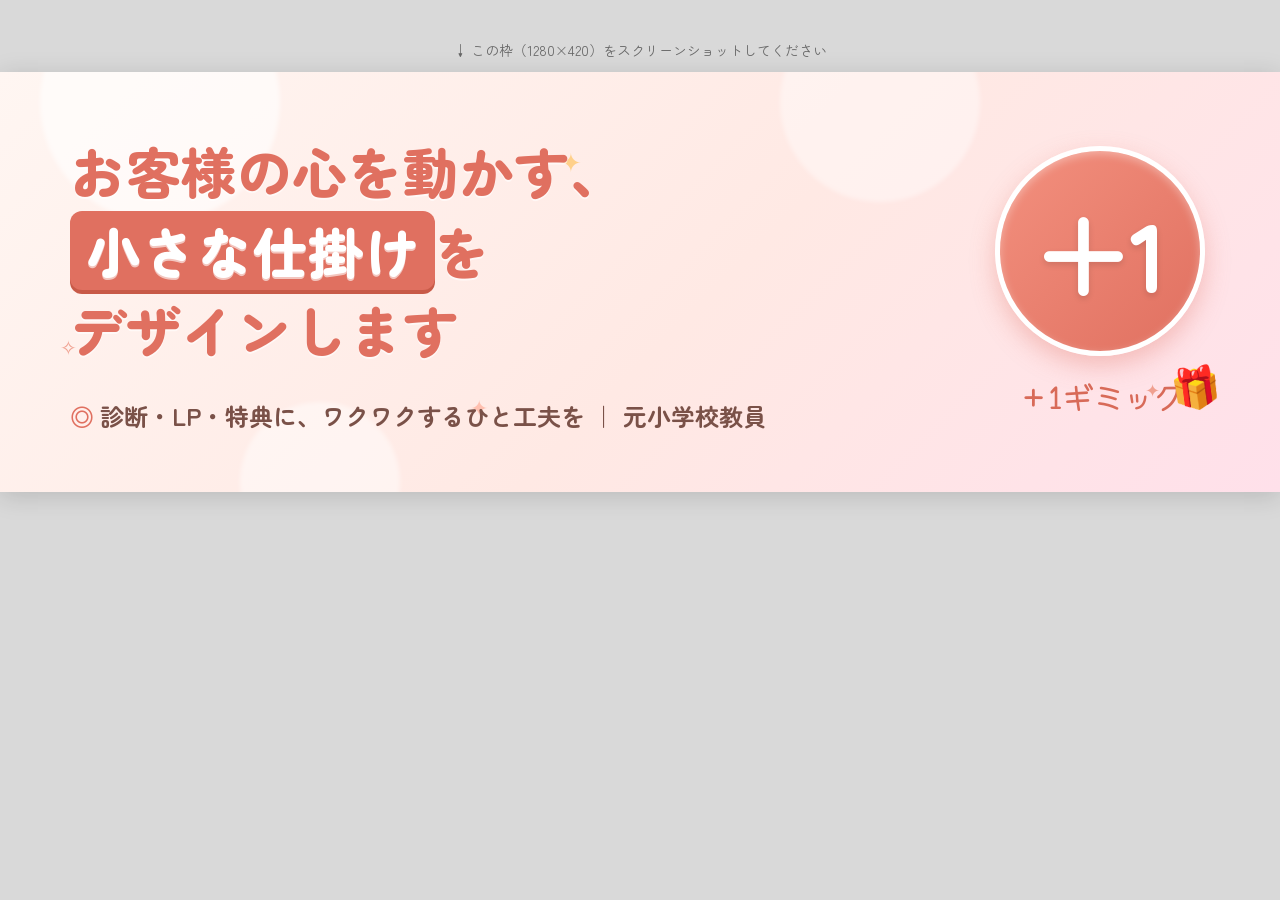
<file: cover.html>
<!DOCTYPE html>
<html lang="ja">
<head>
<meta charset="UTF-8">
<title>ココナラ カバー画像 1280×420</title>
<link rel="preconnect" href="https://fonts.googleapis.com">
<link rel="preconnect" href="https://fonts.gstatic.com" crossorigin>
<link href="https://fonts.googleapis.com/css2?family=Zen+Maru+Gothic:wght@500;700;900&family=Yomogi&display=swap" rel="stylesheet">
<style>
  * { margin: 0; padding: 0; box-sizing: border-box; }
  body {
    background: #d9d9d9;
    display: flex;
    flex-direction: column;
    align-items: center;
    padding: 40px;
    font-family: 'Zen Maru Gothic', sans-serif;
  }
  .note { color: #666; font-size: 14px; margin-bottom: 12px; }

  /* ===== ここをスクショ（1280×420） ===== */
  .cover {
    position: relative;
    width: 1280px;
    height: 420px;
    overflow: hidden;
    background: linear-gradient(135deg, #fff6f2 0%, #ffe9e4 55%, #ffe0ea 100%);
    display: flex;
    align-items: center;
    box-shadow: 0 4px 24px rgba(0,0,0,0.15);
  }

  /* ふわっと雲 */
  .cloud { position: absolute; background: rgba(255,255,255,0.6); border-radius: 50%; filter: blur(2px); }
  .cloud.c1 { width: 240px; height: 240px; top: -90px; left: 40px; }
  .cloud.c2 { width: 160px; height: 160px; bottom: -70px; left: 240px; background: rgba(255,255,255,0.45);}
  .cloud.c3 { width: 200px; height: 200px; top: -70px; right: 300px; background: rgba(255,255,255,0.4);}

  /* キラキラ */
  .spark { position: absolute; }
  .s1 { top: 70px; left: 560px; color: #ffd08a; font-size: 26px;}
  .s2 { top: 260px; left: 60px; color: #f0a090; font-size: 20px;}
  .s3 { bottom: 70px; left: 470px; color: #ffc0b0; font-size: 22px;}
  .s4 { top: 90px; right: 150px; color: #ffd08a; font-size: 22px;}
  .s5 { bottom: 90px; right: 120px; color: #f0a090; font-size: 18px;}

  .text-area { position: relative; z-index: 2; padding: 0 70px; flex: 1; }
  .main {
    font-weight: 900;
    font-size: 55px;
    line-height: 1.45;
    color: #e07060;
    letter-spacing: 0.01em;
    text-shadow: 0 2px 0 rgba(255,255,255,0.6);
  }
  .main .hl {
    display: inline-block;
    color: #fff;
    background: #e07060;
    padding: 0 16px;
    border-radius: 12px;
    box-shadow: 0 4px 0 #c85a48;
  }
  .sub {
    margin-top: 28px;
    font-size: 24px;
    font-weight: 700;
    color: #7a5148;
  }
  .sub .mark { color: #e07060; margin-right: 6px; }

  /* ＋1 ブランドマーク */
  .mark-area {
    position: relative;
    z-index: 2;
    width: 360px;
    height: 100%;
    display: flex;
    flex-direction: column;
    align-items: center;
    justify-content: center;
    gap: 18px;
  }
  .badge {
    width: 210px;
    height: 210px;
    border-radius: 50%;
    background: linear-gradient(135deg, #f3907e, #e07060);
    display: flex;
    align-items: center;
    justify-content: center;
    box-shadow: 0 10px 24px rgba(224,112,96,0.35), inset 0 3px 8px rgba(255,255,255,0.35);
    border: 5px solid #fff;
  }
  .badge span {
    font-size: 96px;
    font-weight: 900;
    color: #fff;
    text-shadow: 0 3px 6px rgba(0,0,0,0.12);
    letter-spacing: -2px;
  }
  .brand {
    font-family: 'Yomogi', sans-serif;
    font-size: 30px;
    color: #d86a58;
    font-weight: 700;
  }
  .gift { position: absolute; font-size: 40px; bottom: 78px; right: 60px; transform: rotate(-8deg); }
</style>
</head>
<body>
  <p class="note">↓ この枠（1280×420）をスクリーンショットしてください</p>
  <div class="cover">
    <div class="cloud c1"></div>
    <div class="cloud c2"></div>
    <div class="cloud c3"></div>
    <span class="spark s1">✦</span>
    <span class="spark s2">✧</span>
    <span class="spark s3">✦</span>
    <span class="spark s4">✧</span>
    <span class="spark s5">✦</span>

    <div class="text-area">
      <div class="main">
        お客様の心を動かす、<br>
        <span class="hl">小さな仕掛け</span>を<br>
        デザインします
      </div>
      <div class="sub"><span class="mark">◎</span>診断・LP・特典に、ワクワクするひと工夫を ｜ 元小学校教員</div>
    </div>

    <div class="mark-area">
      <div class="badge"><span>＋1</span></div>
      <div class="brand">＋1ギミック</div>
      <span class="gift">🎁</span>
    </div>
  </div>
</body>
</html>
</file>
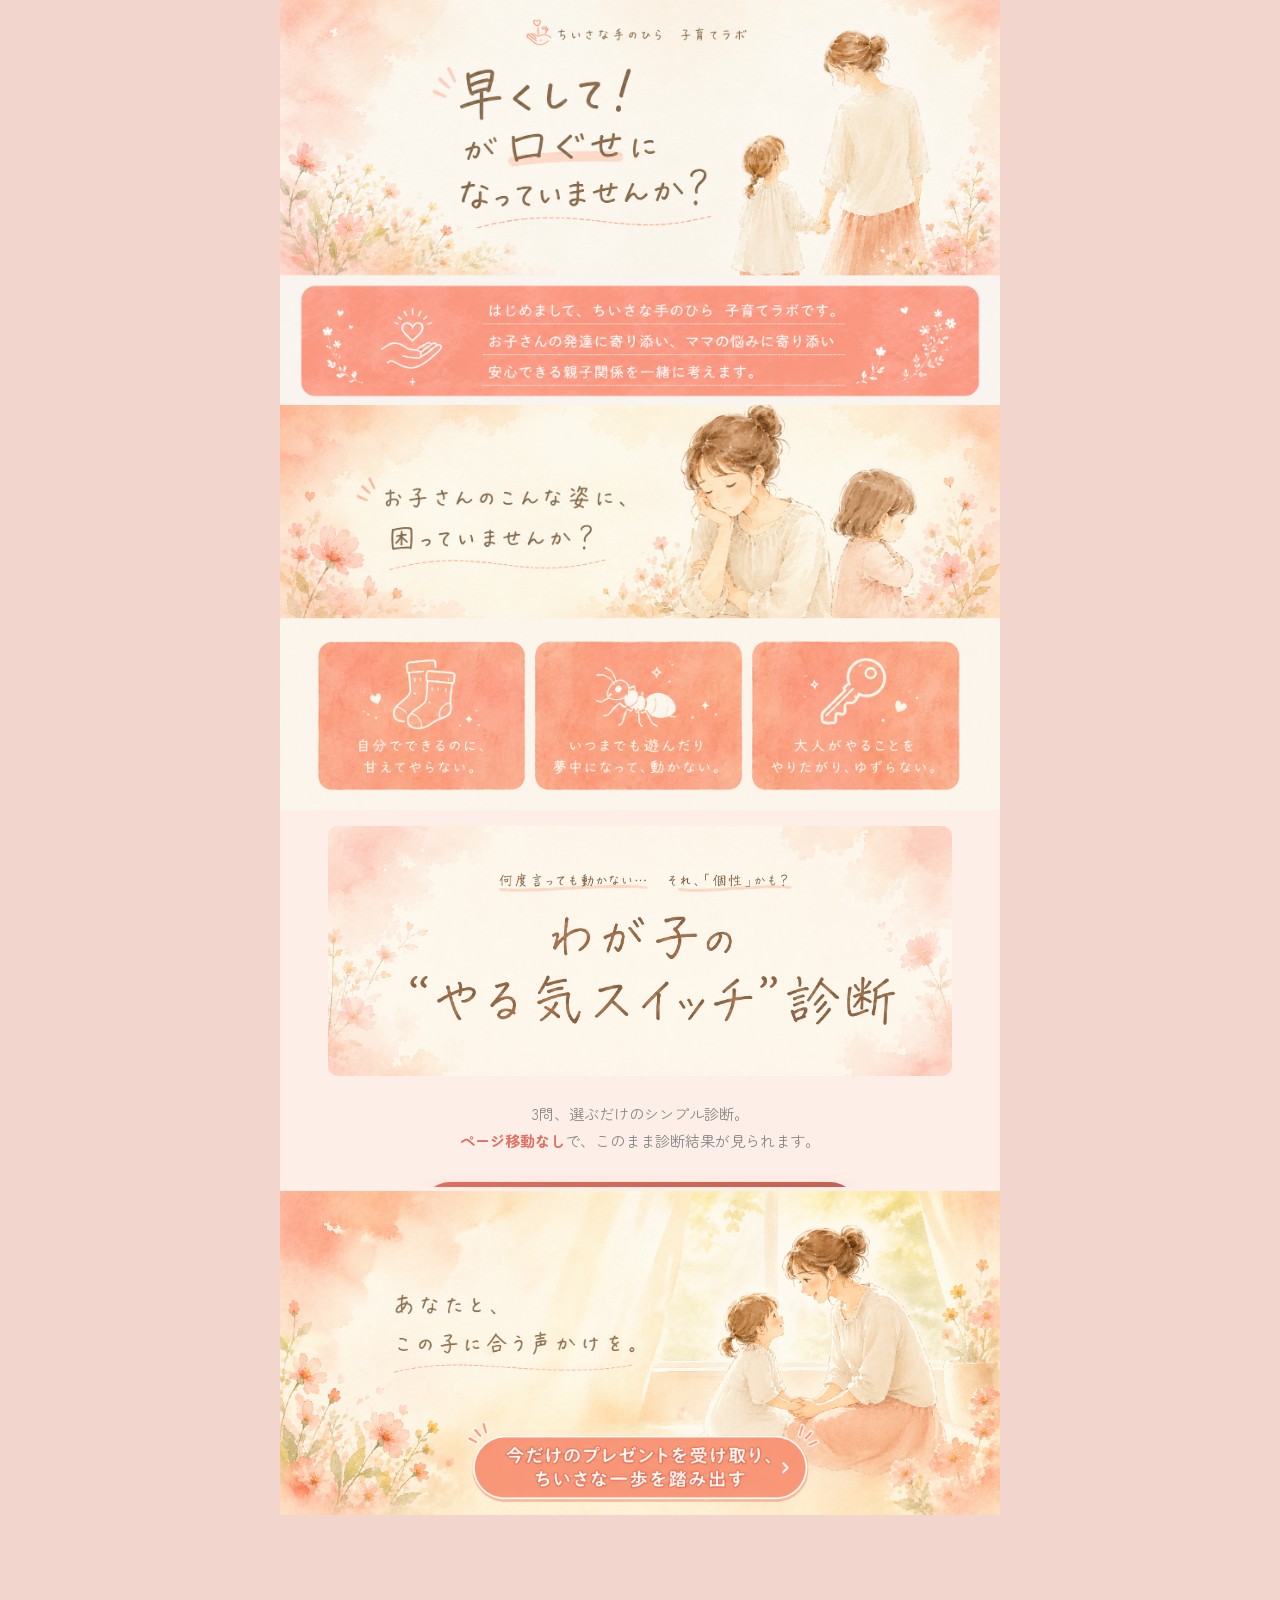
<file: demo/pattern-a.html>
<!DOCTYPE html>
<html lang="ja">
<head>
  <meta charset="UTF-8">
  <meta name="viewport" content="width=device-width, initial-scale=1.0">
  <title>【デモLP・パターンA】ちいさな手のひら 子育てラボ</title>
  <style>
    /* ============================================================
       器はこれだけ。① 画像 → ② 画像 → 【診断】 → ③ 画像 を縦に並べるだけ。
       リッチさは全部「画像」に持たせる（＝本物のLPと同じ構造）。
       画像を img/ に置けば、点線プレースホルダーが本物の画像に変わる。
       ============================================================ */
    * { margin:0; padding:0; box-sizing:border-box; }
    body{ background:#f2d6cd; font-family:'Hiragino Kaku Gothic Pro',sans-serif; }  /* 外側：やや濃いコーラル（枠っぽく） */
    .lp{ max-width:720px; margin:0 auto; background:#fdeee8; }  /* 中身：薄いコーラル（診断がここに溶け込む） */

    /* 画像バナー：画像をそのまま隙間なく縦にぴったり並べる */
    .banner{ font-size:0; line-height:0; }
    .banner img{ width:100%; display:block; }

    /* 診断の埋め込み枠（唯一の"動く"パーツ） */
    .embed{ padding:0; }
    .embed iframe{ width:100%; height:760px; border:none; background:transparent; }
  </style>
</head>
<body>
  <div class="lp">

    <!-- ① ファーストビュー画像 -->
    <div class="banner" data-label="① ファーストビュー画像をここに（img/fv.png）">
      <img src="img/fv.png" alt="" onerror="this.style.display='none'">
    </div>

    <!-- ② 共感コンテンツ画像 -->
    <div class="banner" data-label="② 共感コンテンツ画像をここに（img/empathy.png）">
      <img src="img/empathy.png" alt="" onerror="this.style.display='none'">
    </div>

    <!-- 【診断】← ここだけが動くパーツ（お客さんのLPでもここだけ動く） -->
    <div class="embed">
      <iframe src="../index.html" title="やる気スイッチ診断"></iframe>
    </div>

    <!-- ③ 最後の一押し画像 -->
    <div class="banner" data-label="③ 最後の一押し画像をここに（img/cta.png）">
      <img src="img/cta.png" alt="" onerror="this.style.display='none'">
    </div>

  </div>

  <script>
  window.addEventListener("message", function (e) {
    if (e.data && e.data.type === "shindan-height") {
      var f = document.querySelector(".embed iframe");
      if (f) f.style.height = e.data.height + "px";
    }
  });
  </script>
</body>
</html>
</file>
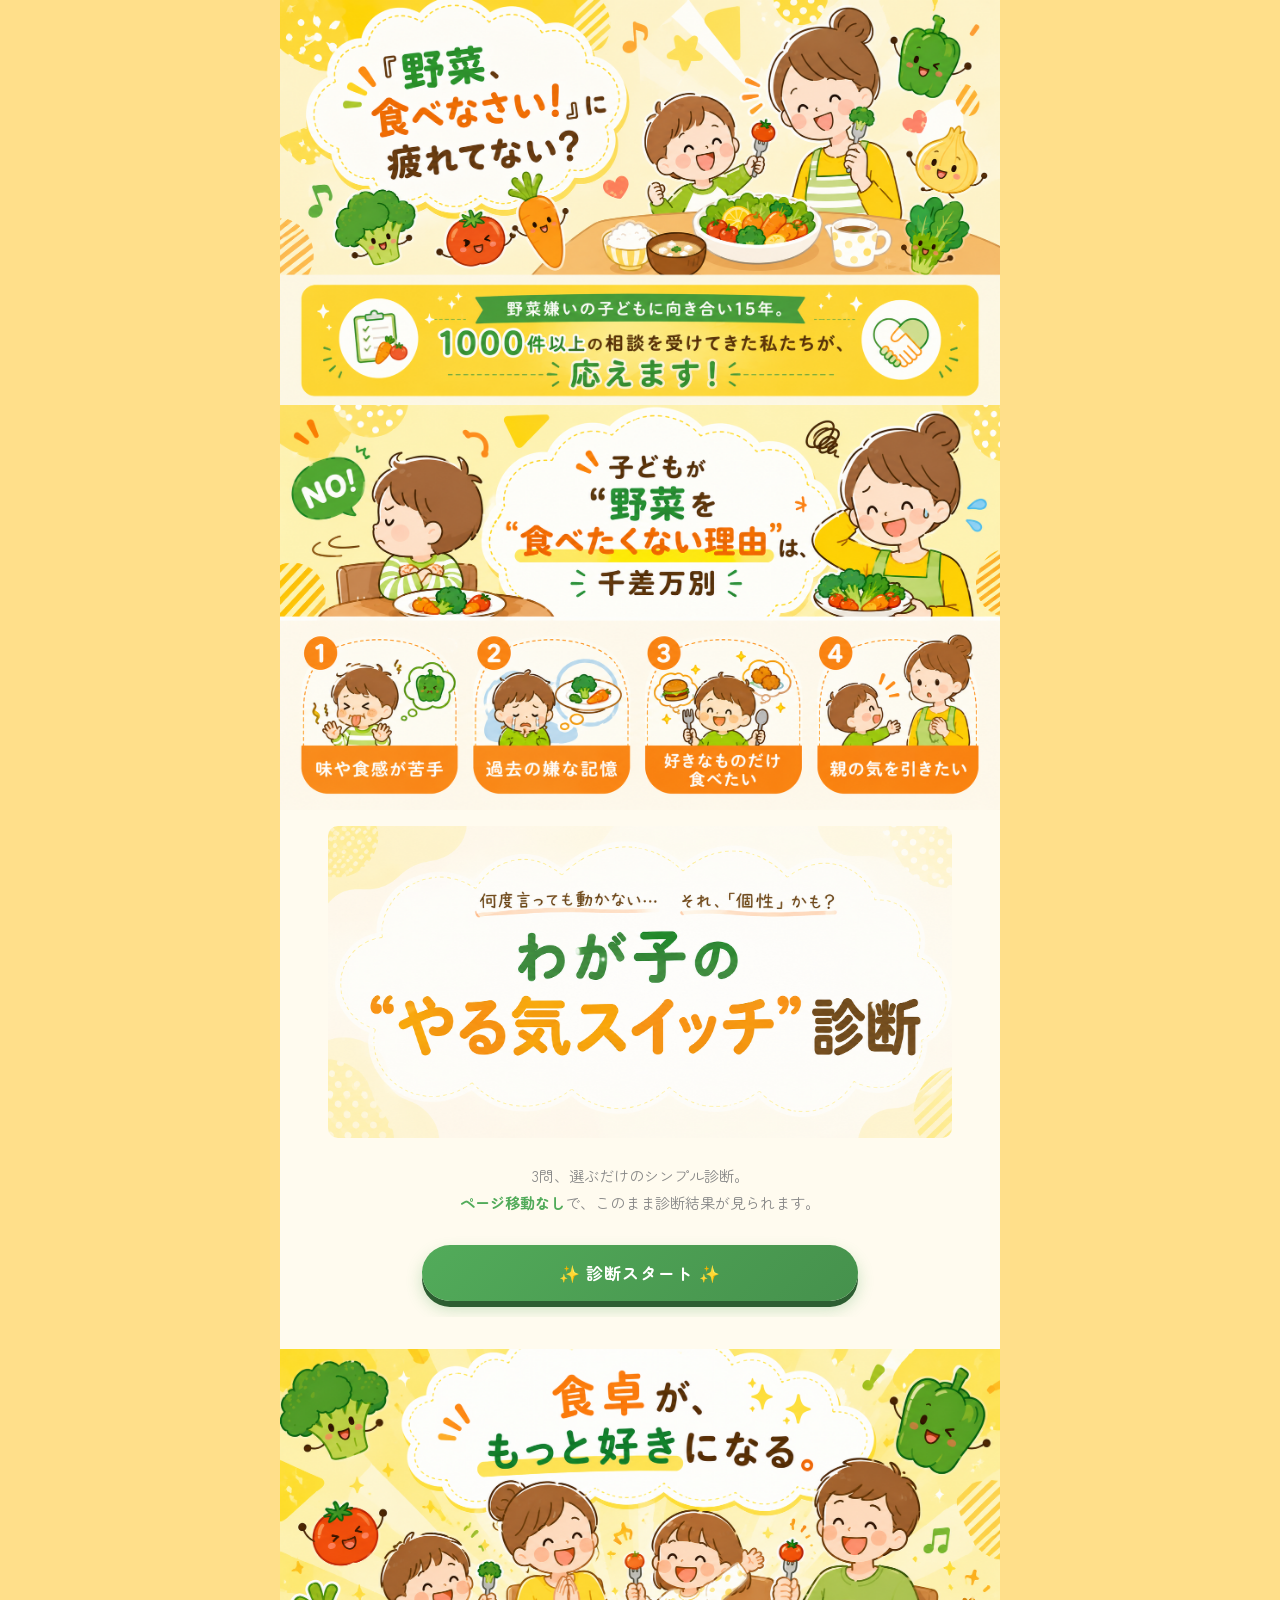
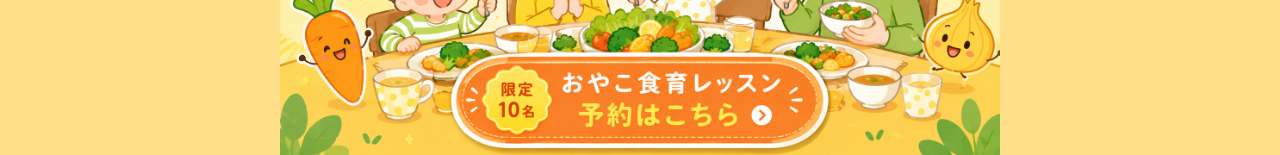
<file: demo/pattern-b.html>
<!DOCTYPE html>
<html lang="ja">
<head>
  <meta charset="UTF-8">
  <meta name="viewport" content="width=device-width, initial-scale=1.0">
  <title>【デモLP・パターンB】めぐみ食堂 おやこ食育ラボ</title>
  <style>
    /* ============================================================
       Aと同じ「画像を縦に並べて真ん中に診断」の器。色だけナチュラル系。
       画像は img-b/ に置く（Aのimg/とは別フォルダ）。
       診断はB専用コピー（yaruki-switch-shindan-b）を映す。
       ============================================================ */
    * { margin:0; padding:0; box-sizing:border-box; }
    body{ background:#ffdf8a; font-family:'Hiragino Kaku Gothic Pro',sans-serif; }  /* 外側：ポップな明るいイエロー */
    .lp{ max-width:720px; margin:0 auto; background:#fffbef; }  /* 中身：クリーム（診断がここに溶け込む） */

    .banner{ font-size:0; line-height:0; }
    .banner img{ width:100%; display:block; }

    .embed{ padding:0; }
    .embed iframe{ width:100%; height:760px; border:none; background:transparent; }
  </style>
</head>
<body>
  <div class="lp">

    <!-- ① ファーストビュー画像 -->
    <div class="banner">
      <img src="img-b/fv.png" alt="" onerror="this.style.display='none'">
    </div>

    <!-- ② 共感コンテンツ画像 -->
    <div class="banner">
      <img src="img-b/empathy.png" alt="" onerror="this.style.display='none'">
    </div>

    <!-- 【診断】← B専用コピー（グリーンにする）を映す -->
    <div class="embed">
      <iframe src="b/index.html" title="やる気スイッチ診断"></iframe>
    </div>

    <!-- ③ 最後の一押し画像 -->
    <div class="banner">
      <img src="img-b/cta.png" alt="" onerror="this.style.display='none'">
    </div>

  </div>

  <script>
  window.addEventListener("message", function (e) {
    if (e.data && e.data.type === "shindan-height") {
      var f = document.querySelector(".embed iframe");
      if (f) f.style.height = e.data.height + "px";
    }
  });
  </script>
</body>
</html>
</file>
